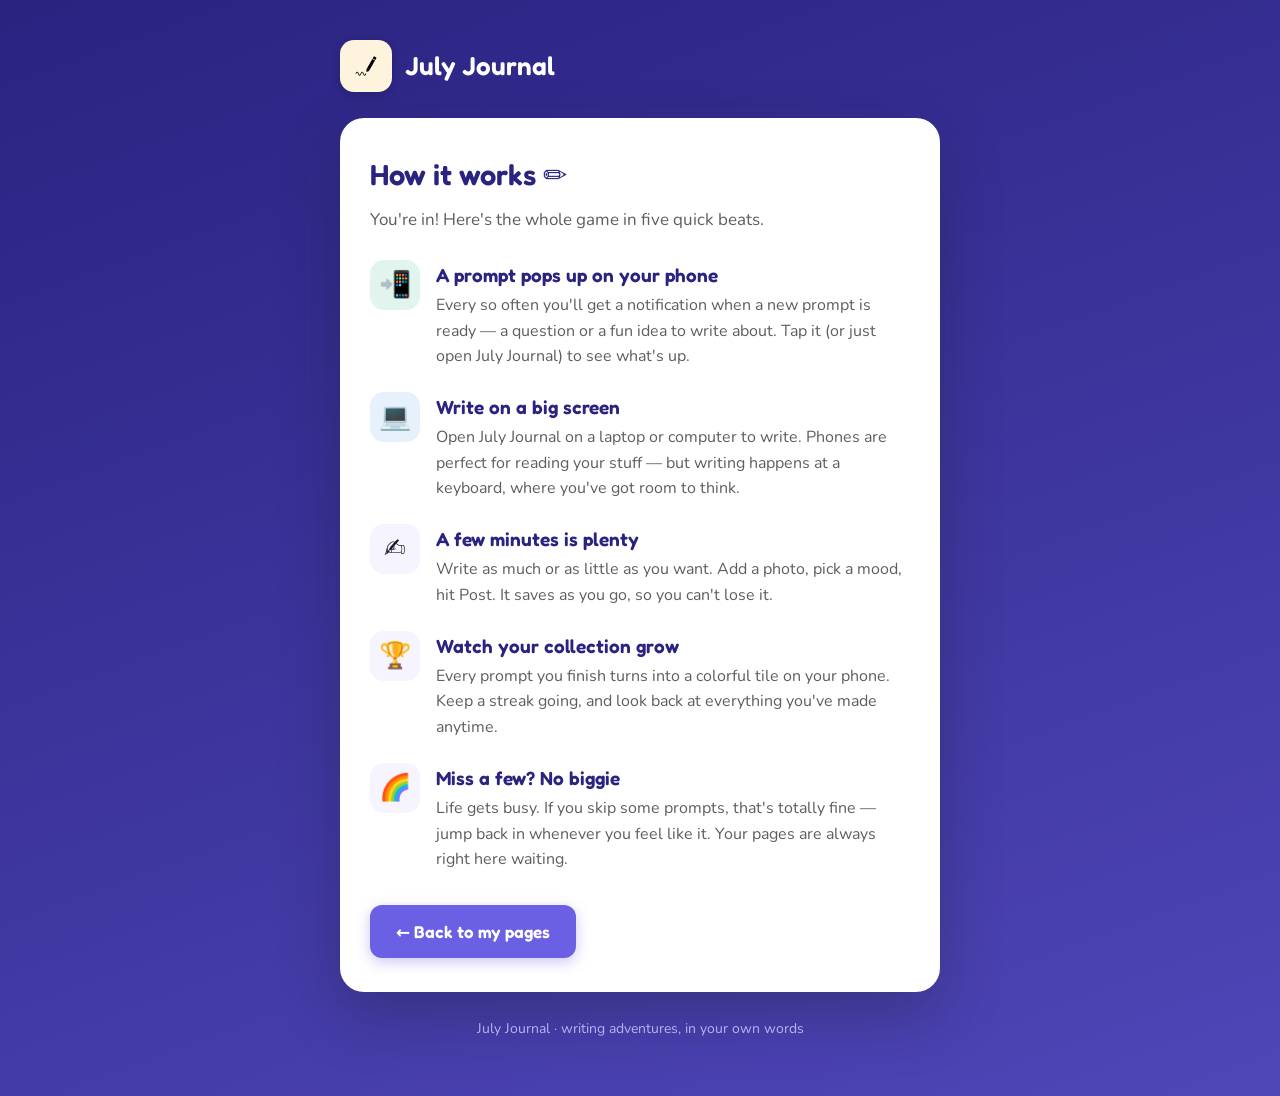
<file: guide/index.html>
<!DOCTYPE html>
<html lang="en">
<head>
  <meta charset="UTF-8">
  <meta name="viewport" content="width=device-width, initial-scale=1.0">
  <title>How July Journal works</title>
  <meta name="robots" content="noindex">
  <link rel="preconnect" href="https://fonts.googleapis.com">
  <link rel="preconnect" href="https://fonts.gstatic.com" crossorigin>
  <link href="https://fonts.googleapis.com/css2?family=Fredoka:wght@400;500;600;700&family=Nunito:wght@400;500;600;700;800&display=swap" rel="stylesheet">
  <style>
    :root {
      --purple-800:#2A2380; --purple-700:#3C3489; --purple-600:#4F46B8;
      --purple-500:#6B5FE4; --purple-300:#B8B2F6; --purple-100:#EEEDFE; --purple-50:#F5F4FF;
      --pink-500:#E85B8C; --yellow-100:#FEF3DC; --green-100:#E1F5EE; --blue-100:#E6F1FB;
      --border:#E0DEFA; --ink:#1a1a2e; --ink-light:#5F5E5A; --ink-muted:#6E6C84;
      --font-body:'Nunito',system-ui,sans-serif; --font-display:'Fredoka',system-ui,sans-serif;
    }
    *,*::before,*::after{box-sizing:border-box;margin:0;padding:0;}
    body{
      font-family:var(--font-body); font-size:18px; color:var(--ink);
      background:linear-gradient(160deg,var(--purple-800),var(--purple-600));
      min-height:100vh; line-height:1.6;
    }
    .wrap{max-width:640px; margin:0 auto; padding:40px 20px 56px;}
    .logo{display:flex; align-items:center; gap:13px; margin-bottom:26px;}
    .logo-mark{
      width:52px; height:52px; border-radius:14px; background:var(--yellow-100);
      display:flex; align-items:center; justify-content:center; flex-shrink:0;
      box-shadow:0 2px 10px rgba(0,0,0,.18);
    }
    .logo-mark img{width:72%; height:72%; object-fit:contain;}
    .app-name{font-family:var(--font-display); font-size:26px; font-weight:600; color:#fff;}
    .card{background:#fff; border-radius:24px; padding:34px 30px; box-shadow:0 24px 60px rgba(26,26,46,.30);}
    h1{font-family:var(--font-display); font-size:29px; font-weight:600; color:var(--purple-800); margin-bottom:8px;}
    .lead{color:var(--ink-light); font-size:17px; margin-bottom:26px;}
    .step{display:flex; gap:16px; align-items:flex-start; margin-bottom:22px;}
    .step-emoji{
      flex-shrink:0; width:50px; height:50px; border-radius:14px; font-size:26px;
      display:flex; align-items:center; justify-content:center; background:var(--purple-50);
    }
    .step:nth-child(2) .step-emoji{background:var(--yellow-100);}
    .step:nth-child(3) .step-emoji{background:var(--green-100);}
    .step:nth-child(4) .step-emoji{background:var(--blue-100);}
    .step:nth-child(5) .step-emoji{background:var(--purple-50);}
    .step h3{font-family:var(--font-display); font-size:19px; font-weight:600; color:var(--purple-800); margin-bottom:3px;}
    .step p{font-size:16px; color:var(--ink-light);}
    .back{
      display:inline-block; margin-top:10px; padding:13px 26px;
      background:var(--purple-500); color:#fff; text-decoration:none;
      border-radius:12px; font-family:var(--font-display); font-weight:600; font-size:17px;
      box-shadow:0 4px 14px rgba(107,95,228,.35);
    }
    .back:hover{background:var(--purple-700);}
    footer{text-align:center; color:var(--purple-300); font-size:14px; margin-top:26px;}
    @media (max-width:560px){ .card{padding:26px 20px;} h1{font-size:25px;} }
  </style>
</head>
<body>
  <div class="wrap">

    <div class="logo">
      <div class="logo-mark"><img src="/icons/journal-write.svg" alt="" aria-hidden="true"></div>
      <div class="app-name">July Journal</div>
    </div>

    <div class="card">
      <h1>How it works ✏️</h1>
      <p class="lead">You're in! Here's the whole game in five quick beats.</p>

      <div class="step">
        <div class="step-emoji">📲</div>
        <div>
          <h3>A prompt pops up on your phone</h3>
          <p>Every so often you'll get a notification when a new prompt is ready — a question or a fun idea to write about. Tap it (or just open July Journal) to see what's up.</p>
        </div>
      </div>

      <div class="step">
        <div class="step-emoji">💻</div>
        <div>
          <h3>Write on a big screen</h3>
          <p>Open July Journal on a laptop or computer to write. Phones are perfect for reading your stuff — but writing happens at a keyboard, where you've got room to think.</p>
        </div>
      </div>

      <div class="step">
        <div class="step-emoji">✍️</div>
        <div>
          <h3>A few minutes is plenty</h3>
          <p>Write as much or as little as you want. Add a photo, pick a mood, hit Post. It saves as you go, so you can't lose it.</p>
        </div>
      </div>

      <div class="step">
        <div class="step-emoji">🏆</div>
        <div>
          <h3>Watch your collection grow</h3>
          <p>Every prompt you finish turns into a colorful tile on your phone. Keep a streak going, and look back at everything you've made anytime.</p>
        </div>
      </div>

      <div class="step">
        <div class="step-emoji">🌈</div>
        <div>
          <h3>Miss a few? No biggie</h3>
          <p>Life gets busy. If you skip some prompts, that's totally fine — jump back in whenever you feel like it. Your pages are always right here waiting.</p>
        </div>
      </div>

      <a class="back" href="/">← Back to my pages</a>
    </div>

    <footer>July Journal · writing adventures, in your own words</footer>
  </div>
</body>
</html>
</file>
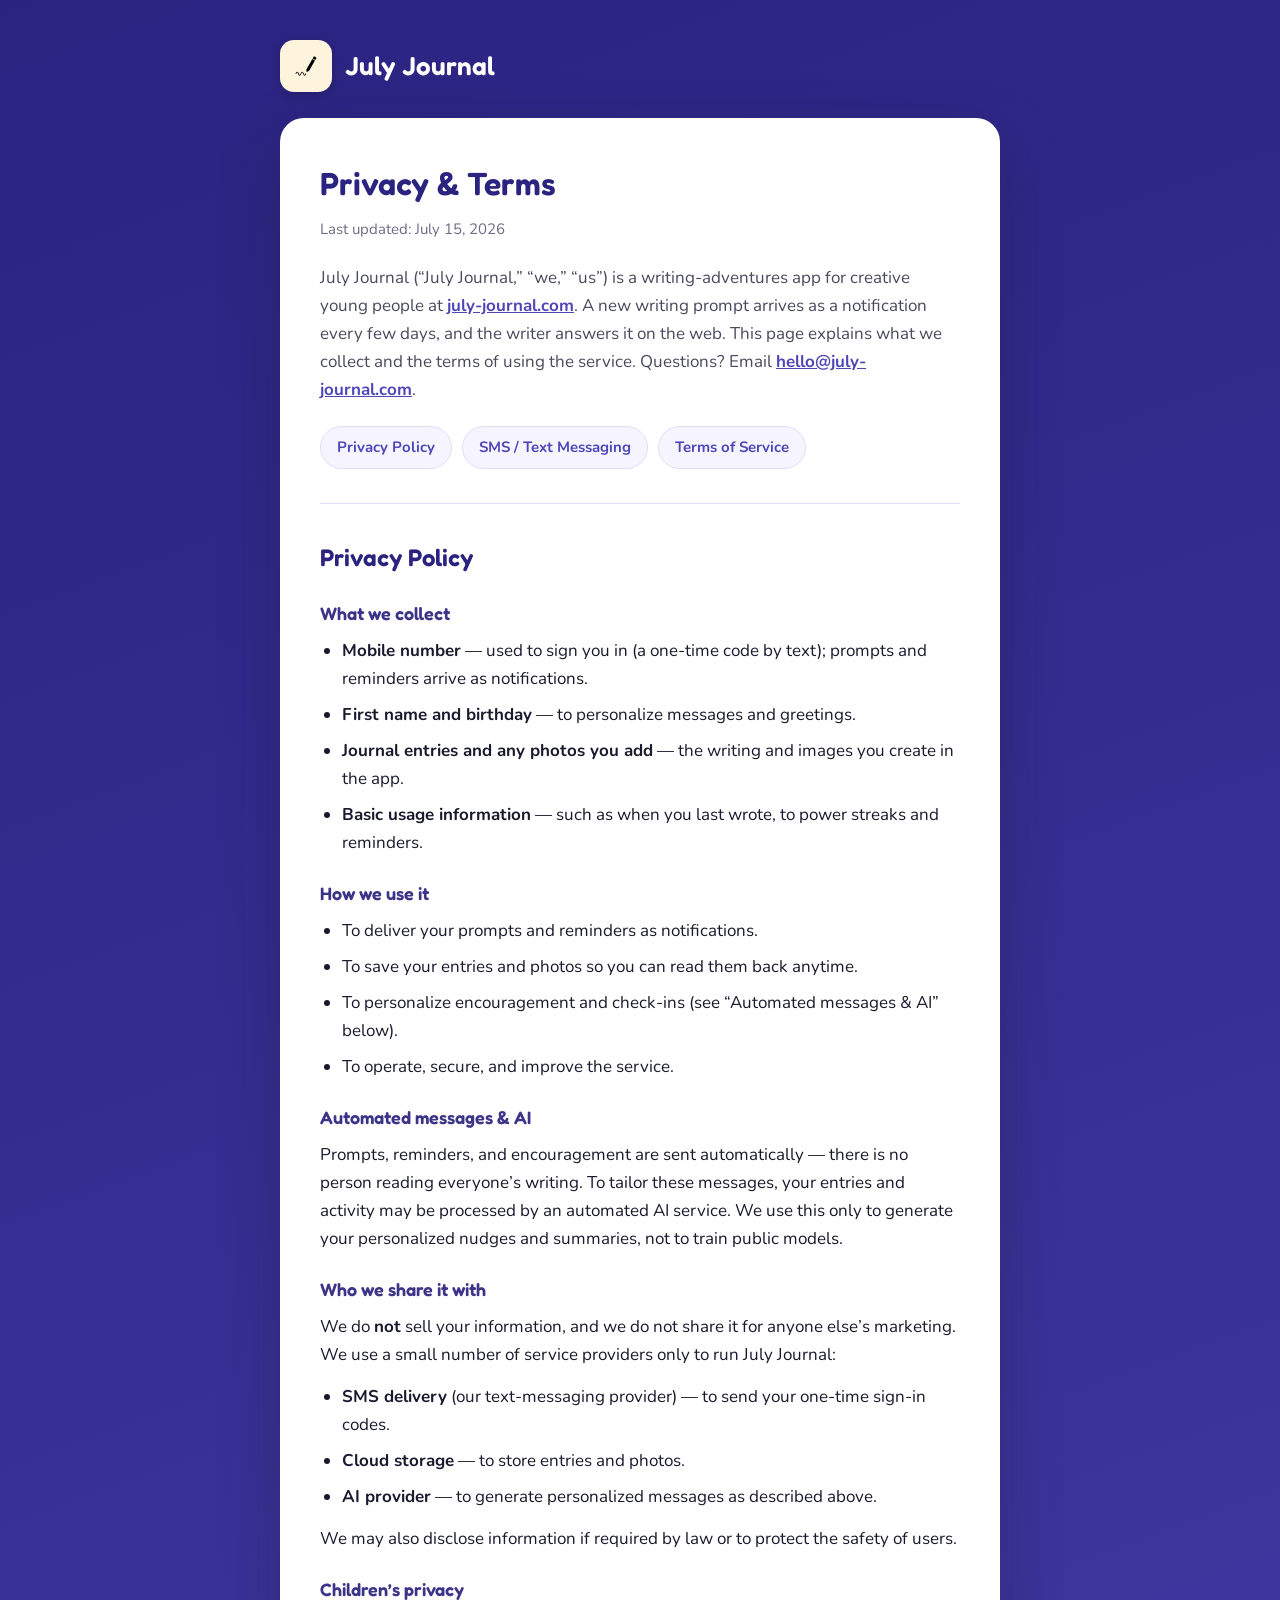
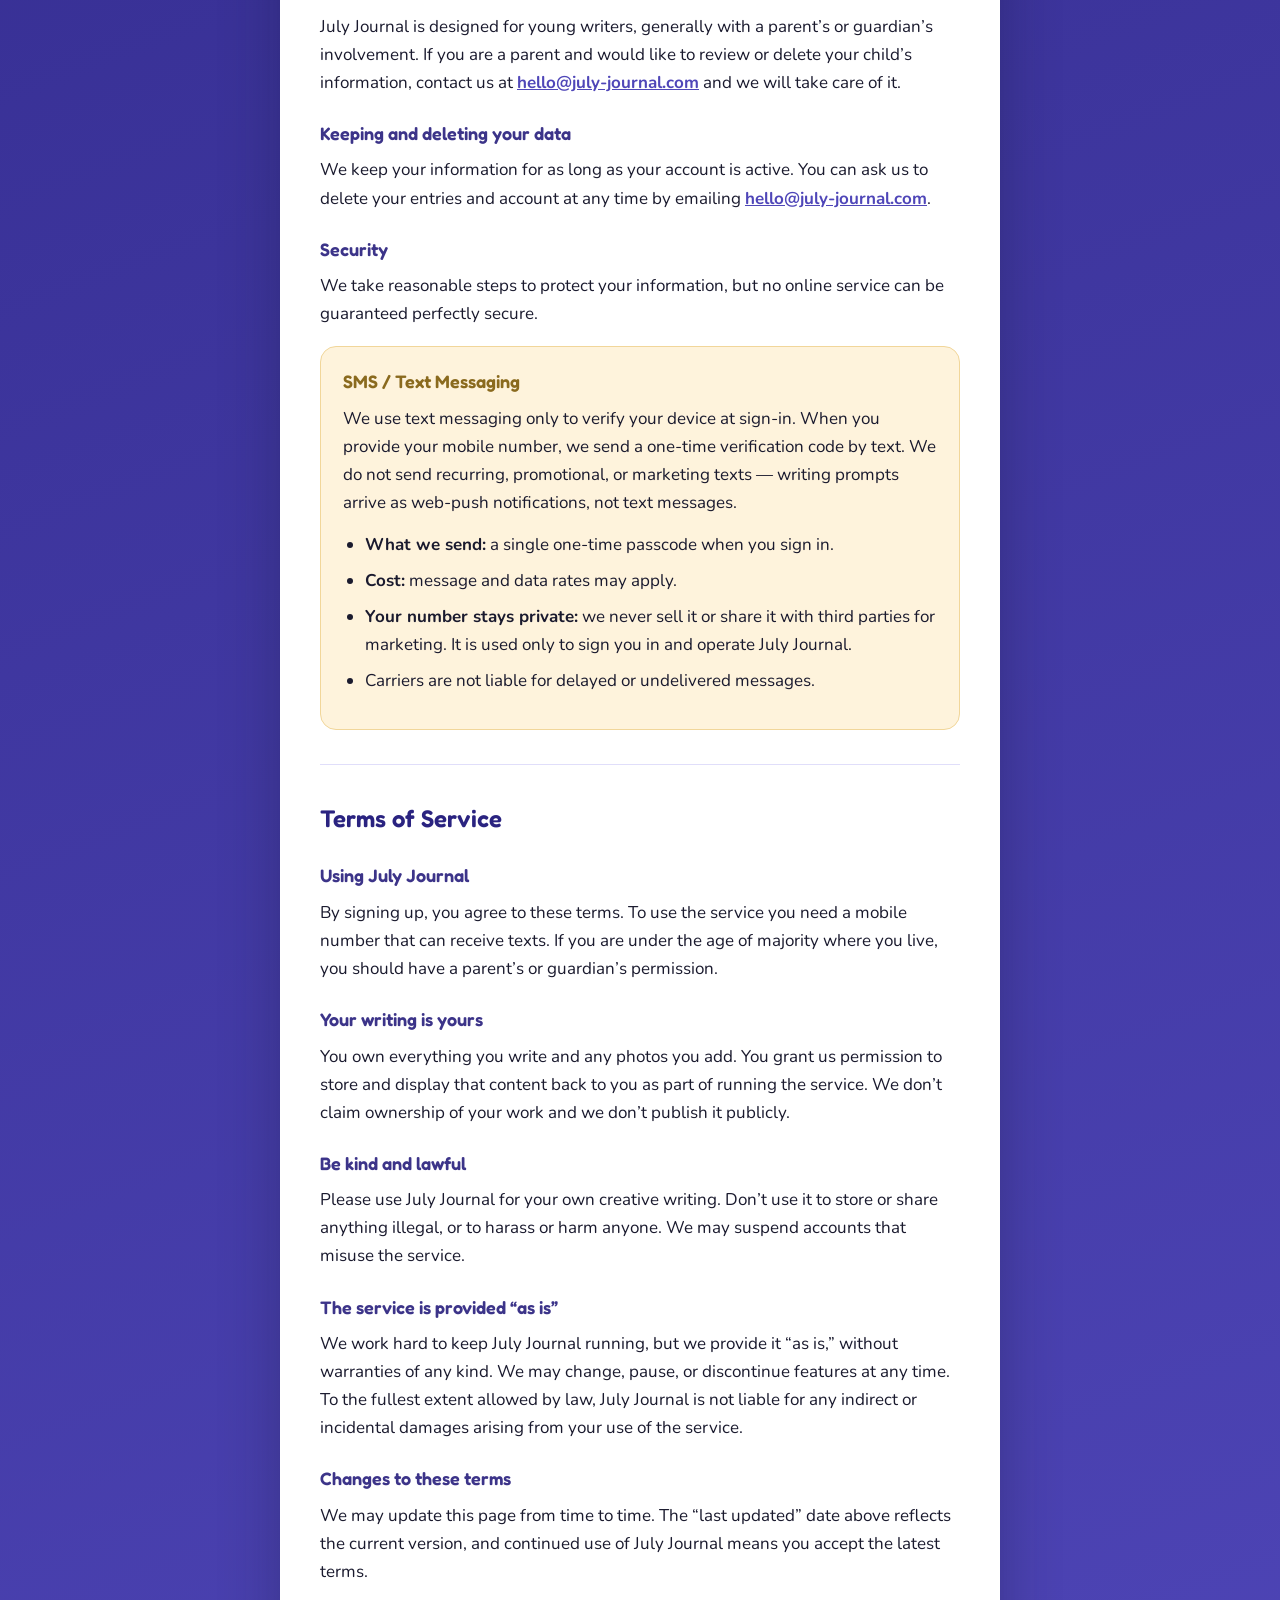
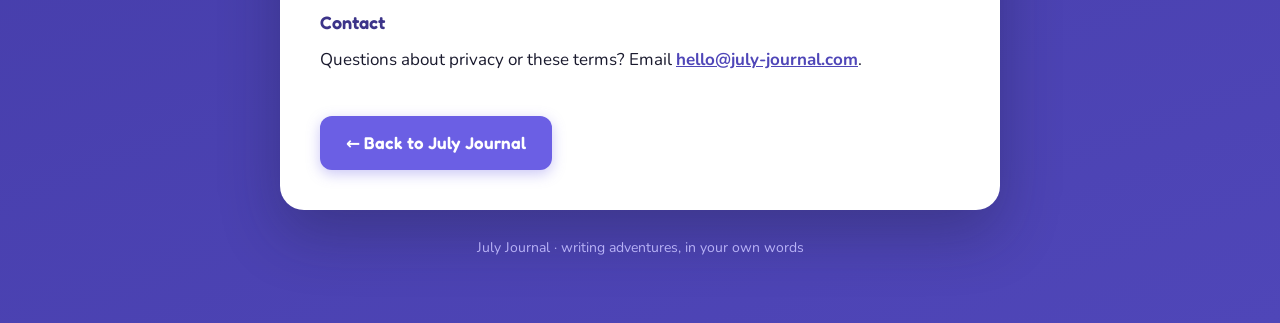
<file: privacy-terms/index.html>
<!DOCTYPE html>
<html lang="en">
<head>
  <meta charset="UTF-8">
  <meta name="viewport" content="width=device-width, initial-scale=1.0">
  <title>Privacy &amp; Terms — July Journal</title>
  <meta name="description" content="July Journal privacy policy and terms of service.">
  <link rel="canonical" href="https://july-journal.com/privacy-terms">
  <link rel="apple-touch-icon" href="/apple-touch-icon.png">
  <link rel="icon" type="image/svg+xml" href="/icons/app-icon.svg">
  <link rel="preconnect" href="https://fonts.googleapis.com">
  <link rel="preconnect" href="https://fonts.gstatic.com" crossorigin>
  <link href="https://fonts.googleapis.com/css2?family=Fredoka:wght@400;500;600;700&family=Nunito:wght@400;500;600;700;800&display=swap" rel="stylesheet">
  <style>
    :root {
      --purple-800:#2A2380; --purple-700:#3C3489; --purple-600:#4F46B8;
      --purple-500:#6B5FE4; --purple-300:#B8B2F6; --purple-100:#EEEDFE; --purple-50:#F5F4FF;
      --pink-500:#E85B8C; --yellow-100:#FEF3DC; --green-100:#E1F5EE; --blue-100:#E6F1FB;
      --border:#E0DEFA; --ink:#1a1a2e; --ink-light:#4a4a5e; --ink-muted:#6E6C84;
      --font-body:'Nunito',system-ui,sans-serif; --font-display:'Fredoka',system-ui,sans-serif;
    }
    *,*::before,*::after{box-sizing:border-box;margin:0;padding:0;}
    body{
      font-family:var(--font-body); font-size:17px; color:var(--ink);
      background:linear-gradient(160deg,var(--purple-800),var(--purple-600));
      min-height:100vh; line-height:1.65;
    }
    .wrap{max-width:760px; margin:0 auto; padding:40px 20px 64px;}
    .logo{display:flex; align-items:center; gap:13px; margin-bottom:26px;}
    .logo-mark{
      width:52px; height:52px; border-radius:14px; background:var(--yellow-100);
      display:flex; align-items:center; justify-content:center; flex-shrink:0;
      box-shadow:0 2px 10px rgba(0,0,0,.18);
    }
    .logo-mark img{width:72%; height:72%; object-fit:contain;}
    .app-name{font-family:var(--font-display); font-size:26px; font-weight:600; color:#fff;}
    .card{background:#fff; border-radius:24px; padding:40px; box-shadow:0 24px 60px rgba(26,26,46,.30);}
    h1{font-family:var(--font-display); font-size:32px; font-weight:600; color:var(--purple-800); margin-bottom:6px;}
    .updated{color:var(--ink-muted); font-size:15px; margin-bottom:22px;}
    .intro{color:var(--ink-light); margin-bottom:22px;}
    .toc{display:flex; gap:10px; flex-wrap:wrap; margin-bottom:8px;}
    .toc a{
      display:inline-block; padding:8px 16px; border-radius:999px;
      background:var(--purple-50); border:1.5px solid var(--border);
      color:var(--purple-600); text-decoration:none; font-weight:700; font-size:15px;
    }
    .toc a:hover{background:var(--purple-100);}
    hr{border:none; border-top:1.5px solid var(--border); margin:34px 0;}
    h2{font-family:var(--font-display); font-size:24px; font-weight:600; color:var(--purple-800); margin:6px 0 6px; scroll-margin-top:20px;}
    h3{font-family:var(--font-display); font-size:18px; font-weight:600; color:var(--purple-700); margin:22px 0 8px;}
    p{margin-bottom:14px; color:var(--ink);}
    ul{margin:0 0 14px 22px;}
    li{margin-bottom:8px;}
    a.link{color:var(--purple-600); font-weight:700;}
    .callout{
      background:var(--yellow-100); border:1.5px solid #F1D69A; border-radius:16px;
      padding:20px 22px; margin:18px 0;
    }
    .callout h3{margin-top:0; color:#8a6a1e;}
    .muted{color:var(--ink-muted); font-size:15px;}
    .back{
      display:inline-block; margin-top:28px; padding:13px 26px;
      background:var(--purple-500); color:#fff; text-decoration:none;
      border-radius:12px; font-family:var(--font-display); font-weight:600; font-size:17px;
      box-shadow:0 4px 14px rgba(107,95,228,.35);
    }
    .back:hover{background:var(--purple-700);}
    footer{text-align:center; color:var(--purple-300); font-size:14px; margin-top:26px;}
    @media (max-width:600px){ .card{padding:28px 22px;} h1{font-size:27px;} body{font-size:16px;} }
  </style>
</head>
<body>
  <div class="wrap">

    <div class="logo">
      <div class="logo-mark"><img src="/icons/journal-write.svg" alt="" aria-hidden="true"></div>
      <div class="app-name">July Journal</div>
    </div>

    <div class="card">
      <h1>Privacy &amp; Terms</h1>
      <p class="updated">Last updated: July 15, 2026</p>

      <p class="intro">July Journal (“July Journal,” “we,” “us”) is a writing-adventures app for
        creative young people at
        <a class="link" href="https://july-journal.com">july-journal.com</a>. A new writing prompt
        arrives as a notification every few days, and the writer answers it on the web. This page
        explains what we collect and the terms of using the service. Questions? Email
        <a class="link" href="mailto:hello@july-journal.com">hello@july-journal.com</a>.</p>

      <div class="toc">
        <a href="#privacy">Privacy Policy</a>
        <a href="#sms">SMS / Text Messaging</a>
        <a href="#terms">Terms of Service</a>
      </div>

      <hr>

      <!-- ============ PRIVACY ============ -->
      <h2 id="privacy">Privacy Policy</h2>

      <h3>What we collect</h3>
      <ul>
        <li><strong>Mobile number</strong> — used to sign you in (a one-time code by text); prompts and reminders arrive as notifications.</li>
        <li><strong>First name and birthday</strong> — to personalize messages and greetings.</li>
        <li><strong>Journal entries and any photos you add</strong> — the writing and images you create in the app.</li>
        <li><strong>Basic usage information</strong> — such as when you last wrote, to power streaks and reminders.</li>
      </ul>

      <h3>How we use it</h3>
      <ul>
        <li>To deliver your prompts and reminders as notifications.</li>
        <li>To save your entries and photos so you can read them back anytime.</li>
        <li>To personalize encouragement and check-ins (see “Automated messages &amp; AI” below).</li>
        <li>To operate, secure, and improve the service.</li>
      </ul>

      <h3>Automated messages &amp; AI</h3>
      <p>Prompts, reminders, and encouragement are sent automatically — there is no person
        reading everyone’s writing. To tailor these messages, your entries and activity may be
        processed by an automated AI service. We use this only to generate your personalized
        nudges and summaries, not to train public models.</p>

      <h3>Who we share it with</h3>
      <p>We do <strong>not</strong> sell your information, and we do not share it for anyone
        else’s marketing. We use a small number of service providers only to run July Journal:</p>
      <ul>
        <li><strong>SMS delivery</strong> (our text-messaging provider) — to send your one-time sign-in codes.</li>
        <li><strong>Cloud storage</strong> — to store entries and photos.</li>
        <li><strong>AI provider</strong> — to generate personalized messages as described above.</li>
      </ul>
      <p>We may also disclose information if required by law or to protect the safety of users.</p>

      <h3>Children’s privacy</h3>
      <p>July Journal is designed for young writers, generally with a parent’s or guardian’s
        involvement. If you are a parent and would like to review or delete your child’s
        information, contact us at
        <a class="link" href="mailto:hello@july-journal.com">hello@july-journal.com</a> and we
        will take care of it.</p>

      <h3>Keeping and deleting your data</h3>
      <p>We keep your information for as long as your account is active. You can ask us to delete
        your entries and account at any time by emailing
        <a class="link" href="mailto:hello@july-journal.com">hello@july-journal.com</a>.</p>

      <h3>Security</h3>
      <p>We take reasonable steps to protect your information, but no online service can be
        guaranteed perfectly secure.</p>

      <!-- ============ SMS ============ -->
      <div class="callout">
        <h3 id="sms">SMS / Text Messaging</h3>
        <p>We use text messaging only to verify your device at sign-in. When you provide your
          mobile number, we send a one-time verification code by text. We do not send recurring,
          promotional, or marketing texts — writing prompts arrive as web-push notifications, not
          text messages.</p>
        <ul>
          <li><strong>What we send:</strong> a single one-time passcode when you sign in.</li>
          <li><strong>Cost:</strong> message and data rates may apply.</li>
          <li><strong>Your number stays private:</strong> we never sell it or share it with third
            parties for marketing. It is used only to sign you in and operate July Journal.</li>
          <li>Carriers are not liable for delayed or undelivered messages.</li>
        </ul>
      </div>

      <hr>

      <!-- ============ TERMS ============ -->
      <h2 id="terms">Terms of Service</h2>

      <h3>Using July Journal</h3>
      <p>By signing up, you agree to these terms. To use the service you need a mobile number that
        can receive texts. If you are under the age of majority where you live, you should have a
        parent’s or guardian’s permission.</p>

      <h3>Your writing is yours</h3>
      <p>You own everything you write and any photos you add. You grant us permission to store and
        display that content back to you as part of running the service. We don’t claim ownership
        of your work and we don’t publish it publicly.</p>

      <h3>Be kind and lawful</h3>
      <p>Please use July Journal for your own creative writing. Don’t use it to store or share
        anything illegal, or to harass or harm anyone. We may suspend accounts that misuse the
        service.</p>

      <h3>The service is provided “as is”</h3>
      <p>We work hard to keep July Journal running, but we provide it “as is,” without warranties
        of any kind. We may change, pause, or discontinue features at any time. To the fullest
        extent allowed by law, July Journal is not liable for any indirect or incidental damages
        arising from your use of the service.</p>

      <h3>Changes to these terms</h3>
      <p>We may update this page from time to time. The “last updated” date above reflects the
        current version, and continued use of July Journal means you accept the latest terms.</p>

      <h3>Contact</h3>
      <p>Questions about privacy or these terms? Email
        <a class="link" href="mailto:hello@july-journal.com">hello@july-journal.com</a>.</p>

      <a class="back" href="/">← Back to July Journal</a>
    </div>

    <footer>July Journal · writing adventures, in your own words</footer>
  </div>
</body>
</html>
</file>
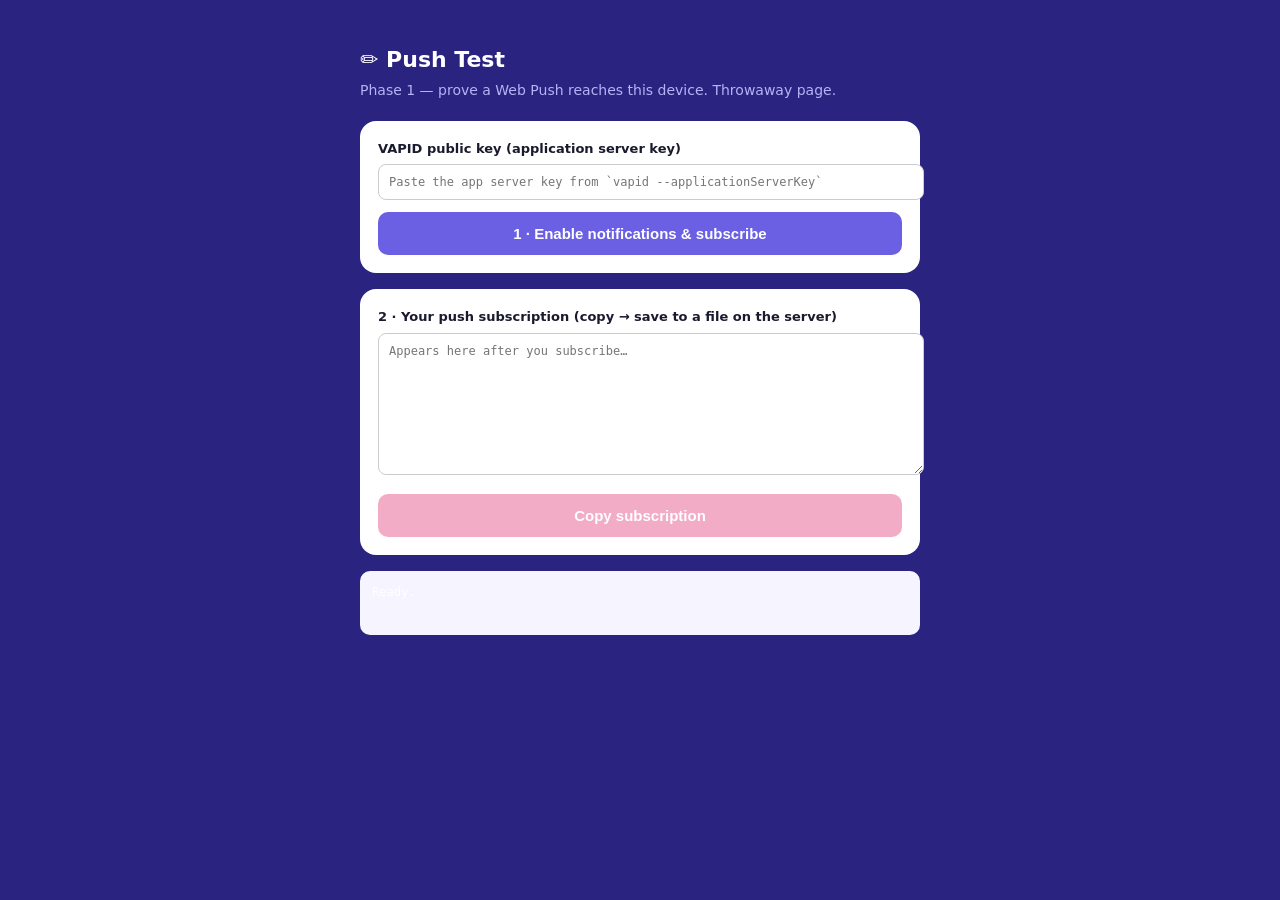
<file: push-test/index.html>
<!DOCTYPE html>
<html lang="en">
<head>
  <meta charset="UTF-8">
  <meta name="viewport" content="width=device-width, initial-scale=1.0">
  <title>Push Test — July Journal</title>
  <meta name="robots" content="noindex">
  <link rel="manifest" href="manifest.webmanifest">
  <link rel="apple-touch-icon" href="/apple-touch-icon.png">
  <style>
    body{font-family:system-ui,sans-serif;max-width:560px;margin:0 auto;padding:28px 18px;
         background:#2A2380;color:#fff;line-height:1.5;}
    h1{font-size:22px;margin-bottom:4px;}
    .sub{color:#B8B2F6;font-size:14px;margin-bottom:20px;}
    .card{background:#fff;color:#1a1a2e;border-radius:16px;padding:18px;margin-bottom:16px;}
    label{display:block;font-weight:700;font-size:13px;margin-bottom:6px;}
    input,textarea{width:100%;padding:10px;border:1.5px solid #ccc;border-radius:8px;
         font-family:ui-monospace,monospace;font-size:12px;}
    textarea{min-height:120px;}
    button{margin-top:12px;width:100%;padding:13px;border:none;border-radius:10px;
         background:#6B5FE4;color:#fff;font-weight:700;font-size:15px;cursor:pointer;}
    button:disabled{opacity:.5;}
    button.secondary{background:#E85B8C;}
    #log{background:#F5F4FF;border-radius:10px;padding:12px;font-family:ui-monospace,monospace;
         font-size:12px;white-space:pre-wrap;word-break:break-word;min-height:40px;}
    .step{background:rgba(255,255,255,.1);border-radius:10px;padding:12px 14px;margin-bottom:10px;font-size:14px;}
  </style>
</head>
<body>
  <h1>✏️ Push Test</h1>
  <div class="sub">Phase 1 — prove a Web Push reaches this device. Throwaway page.</div>

  <div id="ios-note" class="step" style="display:none">
    📱 <strong>On iPhone/iPad:</strong> tap <strong>Share → Add to Home Screen</strong>,
    then open July Journal from the home-screen icon and load this page again.
    iOS only allows notifications from the installed app.
  </div>

  <div class="card">
    <label for="vapid">VAPID public key (application server key)</label>
    <input id="vapid" placeholder="Paste the app server key from `vapid --applicationServerKey`">
    <button id="subscribe">1 · Enable notifications &amp; subscribe</button>
  </div>

  <div class="card">
    <label for="out">2 · Your push subscription (copy → save to a file on the server)</label>
    <textarea id="out" readonly placeholder="Appears here after you subscribe…"></textarea>
    <button id="copy" class="secondary" disabled>Copy subscription</button>
  </div>

  <div id="log">Ready.</div>

  <script>
    const $ = id => document.getElementById(id);
    const log = (m) => { $('log').textContent = m; console.log(m); };

    // iOS needs the PWA installed (standalone) before it can request permission.
    const isIOS = /iphone|ipad|ipod/i.test(navigator.userAgent);
    const standalone = window.matchMedia('(display-mode: standalone)').matches || navigator.standalone;
    if (isIOS && !standalone) $('ios-note').style.display = '';

    function urlB64ToUint8Array(base64) {
      const pad = '='.repeat((4 - base64.length % 4) % 4);
      const b64 = (base64 + pad).replace(/-/g, '+').replace(/_/g, '/');
      const raw = atob(b64);
      return Uint8Array.from([...raw].map(c => c.charCodeAt(0)));
    }

    $('subscribe').addEventListener('click', async () => {
      try {
        const key = $('vapid').value.trim();
        if (!key) return log('Paste the VAPID public key first.');
        if (!('serviceWorker' in navigator)) return log('No service worker support here.');
        if (!('PushManager' in window)) return log('No Push support here (on iOS, install to home screen first).');

        log('Registering service worker…');
        const reg = await navigator.serviceWorker.register('/sw.js');
        await navigator.serviceWorker.ready;

        log('Requesting notification permission…');
        const perm = await Notification.requestPermission();
        if (perm !== 'granted') return log('Permission: ' + perm + ' — enable it in settings and retry.');

        log('Subscribing to push…');
        const sub = await reg.pushManager.subscribe({
          userVisibleOnly: true,
          applicationServerKey: urlB64ToUint8Array(key),
        });
        $('out').value = JSON.stringify(sub.toJSON(), null, 2);
        $('copy').disabled = false;
        log('Subscribed ✓  — copy the subscription below and run the server send-script.');
      } catch (e) {
        log('Error: ' + (e && e.message ? e.message : e));
      }
    });

    $('copy').addEventListener('click', async () => {
      try { await navigator.clipboard.writeText($('out').value); log('Copied ✓'); }
      catch (e) { log('Copy failed — select the text manually.'); }
    });
  </script>
</body>
</html>
</file>
